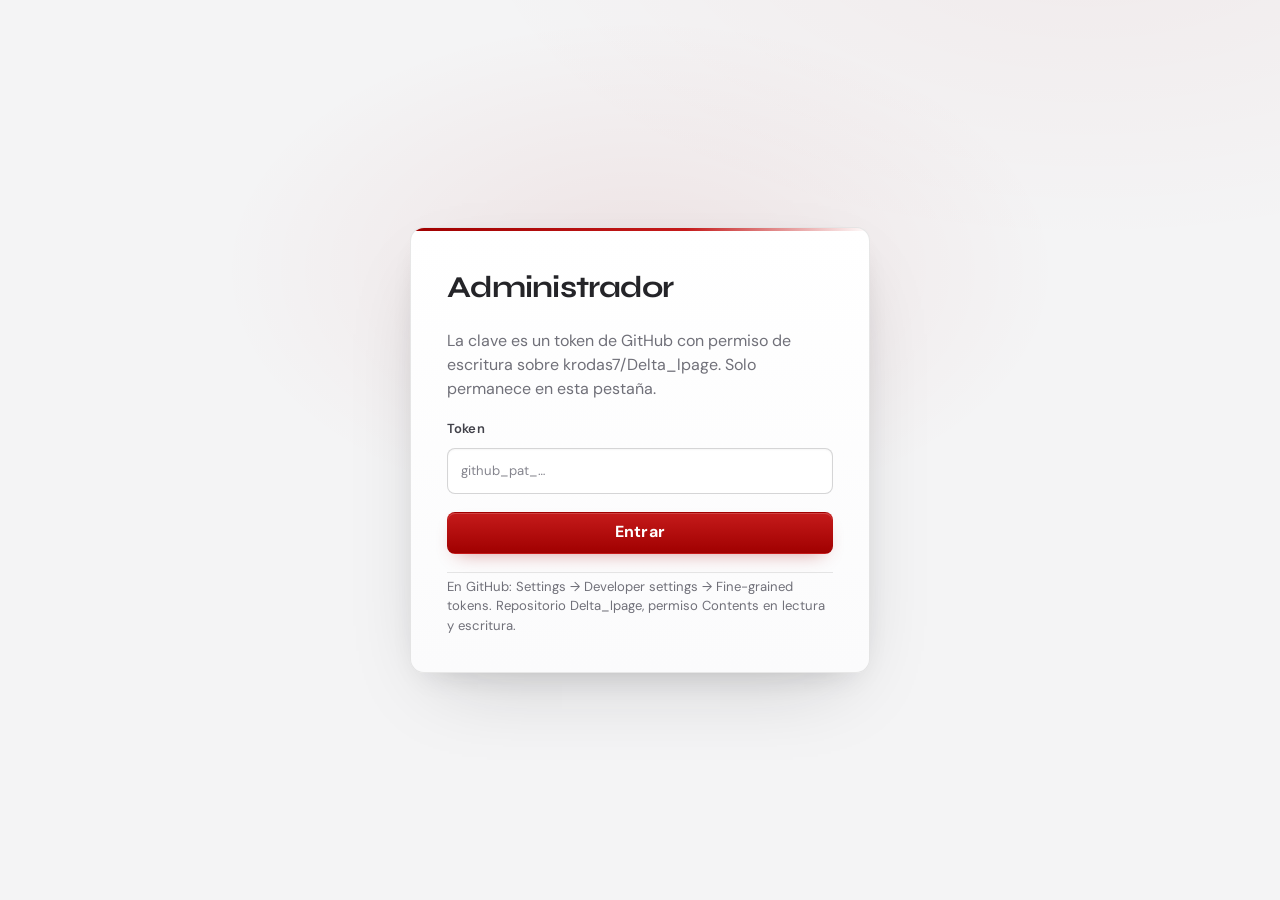
<file: admin/index.html>
<!DOCTYPE html>
<html lang="es">
  <head>
    <meta charset="UTF-8" />
    <meta name="viewport" content="width=device-width, initial-scale=1" />
    <meta name="robots" content="noindex, nofollow" />
    <title>Administrador · Delta</title>
    <link rel="icon" href="../favicon.svg" type="image/svg+xml" />
    <link rel="preconnect" href="https://fonts.googleapis.com" />
    <link rel="preconnect" href="https://fonts.gstatic.com" crossorigin />
    <link
      href="https://fonts.googleapis.com/css2?family=DM+Sans:wght@400;600;700&family=Syne:wght@700;800&display=swap"
      rel="stylesheet"
    />
    <link rel="stylesheet" href="admin.css" />
  </head>
  <body>
    <div id="app"></div>
    <script src="admin.js"></script>
  </body>
</html>
</file>
<file: admin/admin.css>
:root {
  --ink: #f4f4f5;
  --ink-2: #ffffff;
  --panel: #ffffff;
  --card: #fafafa;
  --field: #ffffff;
  --text: #242428;
  --text-2: #42424a;
  --muted: #707079;
  --line: rgba(24, 24, 28, 0.1);
  --line-strong: rgba(24, 24, 28, 0.18);
  --brand: #a00000;
  --brand-hot: #c51b1b;
  --brand-text: #a00000;
  --brand-soft: rgba(160, 0, 0, 0.08);
  --radius: 10px;
  --radius-lg: 14px;
  --shadow: 0 1px 0 rgba(255, 255, 255, 0.9) inset, 0 12px 32px -18px rgba(24, 24, 28, 0.2);
  color-scheme: light;
}
* { box-sizing: border-box; }
html { scrollbar-color: #c8c8ce transparent; scrollbar-width: thin; }
body {
  margin: 0;
  min-height: 100vh;
  font-family: "DM Sans", sans-serif;
  background:
    radial-gradient(900px 480px at 85% -10%, rgba(160, 0, 0, 0.045), transparent 70%),
    var(--ink);
  background-attachment: fixed;
  color: var(--text);
  line-height: 1.55;
  -webkit-font-smoothing: antialiased;
}
::selection { background: rgba(160, 0, 0, 0.2); color: #541010; }
::-webkit-scrollbar { width: 10px; height: 10px; }
::-webkit-scrollbar-thumb { background: #c8c8ce; border-radius: 10px; border: 2px solid var(--ink); }
::-webkit-scrollbar-thumb:hover { background: #a8a8b0; }
button, input, textarea { font: inherit; color: inherit; }
button { cursor: pointer; }
h1, h2, h3, h4 { font-family: Syne, sans-serif; letter-spacing: -0.03em; margin: 0; }
a { color: var(--brand); }

/* ---------- Login ---------- */
.gate {
  min-height: 100vh;
  display: grid;
  place-items: center;
  padding: 24px;
  background:
    radial-gradient(600px 360px at 50% 30%, rgba(160, 0, 0, 0.07), transparent 70%);
}
.gate form, .editor, .topbar, .side, .work, .block, .status {
  border: 1px solid var(--line);
}
.gate form {
  width: min(460px, 100%);
  background: linear-gradient(180deg, #ffffff, #fbfbfc);
  padding: 36px;
  display: grid;
  gap: 18px;
  border-radius: var(--radius-lg);
  box-shadow: var(--shadow), 0 30px 80px -30px rgba(24, 24, 28, 0.22);
  position: relative;
  overflow: hidden;
}
.gate form::before {
  content: "";
  position: absolute;
  inset: 0 0 auto 0;
  height: 3px;
  background: linear-gradient(90deg, var(--brand), var(--brand-hot) 60%, transparent);
}
.gate h1 { font-size: 1.9rem; }
.gate p, .hint { color: var(--muted); line-height: 1.5; margin: 0; }
.gate .hint { font-size: 0.82rem; padding-top: 4px; border-top: 1px solid var(--line); }

/* ---------- Campos ---------- */
.field {
  display: grid;
  gap: 8px;
  font-size: 0.82rem;
  color: var(--text-2);
  font-weight: 600;
  letter-spacing: 0.01em;
}
input, textarea, select {
  width: 100%;
  min-height: 46px;
  background: var(--field);
  border: 1px solid var(--line-strong);
  border-radius: 8px;
  padding: 11px 13px;
  color: var(--text);
  font-weight: 500;
  box-shadow: 0 1px 2px rgba(24, 24, 28, 0.04) inset;
  transition: border-color 0.16s ease, box-shadow 0.16s ease, background 0.16s ease;
}
input::placeholder, textarea::placeholder { color: #85858e; font-weight: 400; }
textarea { min-height: 110px; resize: vertical; line-height: 1.6; }
input:hover, textarea:hover, select:hover { border-color: rgba(24, 24, 28, 0.3); }
input:focus, textarea:focus, select:focus {
  outline: none;
  background: #fff;
  border-color: var(--brand-hot);
  box-shadow: 0 0 0 3px rgba(197, 27, 27, 0.14);
}

/* ---------- Botones ---------- */
.row { display: flex; flex-wrap: wrap; gap: 8px; }
.btn {
  min-height: 42px;
  padding: 0 18px;
  border-radius: 8px;
  border: 1px solid transparent;
  background: linear-gradient(180deg, var(--brand-hot), var(--brand));
  color: #fff;
  font-weight: 700;
  letter-spacing: 0.01em;
  box-shadow: 0 8px 20px -10px rgba(160, 0, 0, 0.45), 0 1px 0 rgba(255, 255, 255, 0.18) inset;
  transition: background 0.16s ease, border-color 0.16s ease, transform 0.16s ease, box-shadow 0.16s ease, opacity 0.16s ease;
}
.btn:hover:not(:disabled) {
  background: linear-gradient(180deg, #d52a2a, var(--brand-hot));
  transform: translateY(-1px);
  box-shadow: 0 12px 26px -10px rgba(160, 0, 0, 0.5), 0 1px 0 rgba(255, 255, 255, 0.2) inset;
}
.btn:active:not(:disabled) { transform: translateY(0); }
.btn.line {
  background: transparent;
  border-color: var(--line-strong);
  color: var(--text);
  box-shadow: none;
}
.btn.line:hover:not(:disabled) {
  background: rgba(24, 24, 28, 0.045);
  border-color: rgba(24, 24, 28, 0.26);
  box-shadow: none;
}
.btn.danger {
  background: transparent;
  border-color: rgba(160, 0, 0, 0.28);
  color: #a00000;
  box-shadow: none;
}
.btn.danger:hover:not(:disabled) {
  background: rgba(160, 0, 0, 0.08);
  border-color: #b94747;
  box-shadow: none;
}
.btn:disabled { opacity: 0.55; cursor: wait; }
.btn:focus-visible, .side button:focus-visible { outline: 2px solid var(--brand-hot); outline-offset: 2px; }
.error { color: #a00000; margin: 0; }
.ok { color: #276738; margin: 0; }

/* ---------- Estructura ---------- */
.shell { min-height: 100vh; display: grid; grid-template-rows: auto 1fr; }
.topbar {
  display: flex;
  justify-content: space-between;
  gap: 12px;
  align-items: center;
  padding: 14px clamp(16px, 3vw, 36px);
  background: rgba(255, 255, 255, 0.94);
  position: sticky;
  top: 0;
  z-index: 3;
  border-width: 0 0 1px;
  backdrop-filter: blur(16px) saturate(140%);
}
.topbar h1 {
  font-size: 1.4rem;
  display: flex;
  align-items: center;
  gap: 10px;
}
.topbar h1::before {
  content: "";
  width: 16px;
  height: 14px;
  background: var(--brand-hot);
  clip-path: polygon(50% 0, 100% 100%, 0 100%);
  filter: drop-shadow(0 0 6px rgba(160, 0, 0, 0.2));
}
.topbar p { margin: 2px 0 0; color: var(--muted); font-size: 0.82rem; }
.topbar .row { flex-wrap: nowrap; align-items: center; }
.topbar .row .btn { min-height: 44px; }
.topbar .row .btn:first-child { padding: 0 24px; }
.topbar .row .btn:last-child { border-color: transparent; color: var(--muted); }
.topbar .row .btn:last-child:hover:not(:disabled) { color: var(--text); }

.layout { display: grid; grid-template-columns: 284px minmax(0, 1fr); min-height: 0; }

/* ---------- Menú lateral ---------- */
.side {
  position: sticky;
  top: 75px;
  align-self: start;
  max-height: calc(100vh - 75px);
  overflow-y: auto;
  background: linear-gradient(180deg, #ffffff, #f8f8f9);
  padding: 24px 14px;
  display: grid;
  align-content: start;
  gap: 6px;
  border-width: 0 1px 0 0;
}
.side-heading { padding: 0 10px 12px; }
.side-heading p {
  margin: 0;
  color: var(--brand-text);
  font-size: 0.7rem;
  font-weight: 700;
  letter-spacing: 0.14em;
  text-transform: uppercase;
}
.side-heading h2 { margin-top: 4px; font-size: 1.15rem; }
.side .row { display: grid; grid-template-columns: 1fr auto auto; align-items: stretch; gap: 4px; }
.side button.nav {
  position: relative;
  width: auto;
  min-width: 0;
  min-height: 42px;
  text-align: left;
  background: transparent;
  border: 1px solid transparent;
  border-radius: 8px;
  color: var(--text-2);
  padding: 10px 12px 10px 14px;
  display: flex;
  justify-content: space-between;
  align-items: center;
  gap: 8px;
  font-size: 0.9rem;
  font-weight: 500;
  transition: background 0.16s ease, color 0.16s ease, border-color 0.16s ease;
}
.side button.nav:hover { background: rgba(24, 24, 28, 0.045); color: var(--text); }
.side button.nav.is-on {
  border-color: rgba(160, 0, 0, 0.25);
  background: linear-gradient(90deg, rgba(160, 0, 0, 0.11), rgba(160, 0, 0, 0.045));
  color: #681010;
  font-weight: 700;
}
.side button.nav.is-on::before {
  content: "";
  position: absolute;
  left: -1px;
  top: 9px;
  bottom: 9px;
  width: 3px;
  border-radius: 0 3px 3px 0;
  background: var(--brand-hot);
  box-shadow: 0 0 10px rgba(160, 0, 0, 0.25);
}
.side button.nav span {
  color: var(--muted);
  background: rgba(24, 24, 28, 0.06);
  border-radius: 20px;
  padding: 1px 8px;
  font-size: 0.68rem;
  font-weight: 600;
  letter-spacing: 0.04em;
  text-transform: uppercase;
}
/* "Sitio y marca" separado de los apartados numerados */
.side > button.nav { width: 100%; margin-bottom: 14px; }
.side > button.nav::after {
  content: "";
  position: absolute;
  left: 8px;
  right: 8px;
  bottom: -9px;
  height: 1px;
  background: var(--line);
}
/* Flechas de reordenar: discretas hasta pasar el cursor */
.side .btn.line {
  min-width: 34px;
  min-height: 42px;
  padding: 0 8px;
  border-radius: 8px;
  border-color: transparent;
  color: var(--muted);
  font-size: 0.95rem;
  opacity: 0.35;
}
.side .row:hover .btn.line,
.side .row:focus-within .btn.line { opacity: 1; border-color: var(--line); }
.side .btn.line:hover:not(:disabled) { color: var(--brand); border-color: var(--line-strong); }
.side .btn.line:disabled { opacity: 0.12 !important; cursor: not-allowed; border-color: transparent !important; }

/* ---------- Área de trabajo ---------- */
.work {
  width: 100%;
  max-width: 1080px;
  padding: clamp(24px, 4vw, 52px) clamp(20px, 4vw, 56px);
  margin: 0;
  display: grid;
  align-content: start;
  gap: 20px;
  border: 0;
}
.work-heading {
  display: flex;
  justify-content: space-between;
  align-items: center;
  gap: 20px;
  padding: 0 0 24px;
  border-bottom: 1px solid var(--line);
}
.work-heading h2 { margin: 4px 0 8px; font-size: clamp(1.9rem, 3.2vw, 2.6rem); line-height: 1.05; }
.work-heading .hint { max-width: 620px; font-size: 0.95rem; }
.work-heading__title { display: grid; gap: 2px; }
.eyebrow { margin: 0; color: var(--brand-text); font-size: 0.7rem; font-weight: 700; letter-spacing: 0.14em; }
.check {
  display: inline-flex;
  align-items: center;
  gap: 10px;
  color: var(--text);
  font-size: 0.86rem;
  font-weight: 600;
}
.check input { width: 18px; height: 18px; min-height: 0; padding: 0; accent-color: var(--brand-hot); box-shadow: none; cursor: pointer; }
.work-heading .check {
  padding: 10px 14px;
  background: #fff;
  border: 1px solid var(--line);
  border-radius: 999px;
  white-space: nowrap;
}

.editor-group {
  display: grid;
  gap: 20px;
  padding: 26px;
  background: linear-gradient(180deg, #ffffff, #fbfbfc);
  border: 1px solid var(--line);
  border-radius: var(--radius-lg);
  box-shadow: var(--shadow);
}
.editor-group__heading { display: grid; gap: 4px; padding-bottom: 4px; }
.editor-group__heading h3 {
  font-size: 1.15rem;
  display: flex;
  align-items: center;
  gap: 10px;
}
.editor-group__heading h3::before {
  content: "";
  width: 4px;
  height: 18px;
  border-radius: 2px;
  background: var(--brand-hot);
}
.editor-group__heading p { margin: 0; color: var(--muted); font-size: 0.86rem; padding-left: 14px; }
.grid { display: grid; grid-template-columns: repeat(2, minmax(0, 1fr)); gap: 18px; }

.block {
  display: grid;
  gap: 16px;
  padding: 18px;
  background: var(--card);
  border-radius: var(--radius);
  border-left: 3px solid rgba(160, 0, 0, 0.4);
  transition: border-color 0.16s ease, background 0.16s ease;
}
.block:hover { background: #fff; border-color: var(--line-strong); border-left-color: var(--brand-hot); }
.block h3, .block h4 { margin: 0; font-size: 0.98rem; color: var(--text); }
.block > .btn { justify-self: start; min-height: 38px; font-size: 0.86rem; }

/* ---------- Mensajes ---------- */
.status {
  position: sticky;
  top: 90px;
  z-index: 2;
  display: flex;
  align-items: center;
  gap: 10px;
  padding: 13px 16px;
  background: #fff;
  border-radius: var(--radius);
  font-size: 0.9rem;
  font-weight: 600;
  box-shadow: 0 14px 30px -14px rgba(24, 24, 28, 0.22);
  animation: pop 0.22s ease;
}
.status::before { font-weight: 800; }
.status.error { border-color: rgba(160, 0, 0, 0.28); color: #781414; background: #fff5f5; }
.status.error::before { content: "✕"; color: #a00000; }
.status.ok { border-color: rgba(39, 103, 56, 0.24); color: #245b32; background: #f2faf3; }
.status.ok::before { content: "✓"; color: #347c45; }
@keyframes pop { from { opacity: 0; transform: translateY(-6px); } to { opacity: 1; transform: none; } }

.danger-zone {
  display: flex;
  justify-content: space-between;
  align-items: center;
  gap: 16px;
  padding: 18px 20px;
  background: rgba(160, 0, 0, 0.035);
  border: 1px dashed rgba(160, 0, 0, 0.22);
  border-radius: var(--radius);
  color: var(--text-2);
  font-size: 0.88rem;
}

/* ---------- Carga de imágenes ---------- */
.grid > .image-field { grid-column: 1 / -1; }
.image-field { gap: 10px; }
.image-field__title {
  font-size: 0.82rem;
  color: var(--text-2);
  font-weight: 600;
  letter-spacing: 0.01em;
}
.image-field__box {
  display: grid;
  grid-template-columns: minmax(180px, 300px) minmax(0, 1fr);
  gap: 20px;
  align-items: center;
  padding: 14px;
  background: var(--field);
  border: 1px dashed var(--line-strong);
  border-radius: var(--radius);
  transition: border-color 0.16s ease, background 0.16s ease;
}
.image-field__box.is-drag {
  border-color: var(--brand-hot);
  border-style: solid;
  background: var(--brand-soft);
}
.image-field__preview {
  position: relative;
  aspect-ratio: 16 / 10;
  display: grid;
  place-items: center;
  padding: 10px;
  overflow: hidden;
  border: 1px solid var(--line);
  border-radius: 8px;
  color: var(--muted);
  font-size: 0.82rem;
  text-align: center;
  background:
    repeating-conic-gradient(#f0f0f2 0% 25%, #ffffff 0% 50%) 50% / 18px 18px;
}
.image-field__preview img {
  position: absolute;
  inset: 0;
  width: 100%;
  height: 100%;
  object-fit: cover;
}
.image-field__preview.is-contain img { object-fit: contain; padding: 12px; }
.image-field__side { display: grid; gap: 10px; min-width: 0; }
.image-field__actions { display: flex; flex-wrap: wrap; gap: 8px; }
.image-field__hint, .image-field__msg { margin: 0; color: var(--muted); font-size: 0.8rem; }
.image-field__msg:empty { display: none; }
.image-field__msg.is-ok { color: #276738; }
.image-field__msg.is-error { color: #a00000; }
.image-field input[type="file"] { display: none; }

@media (max-width: 640px) {
  .image-field__box { grid-template-columns: minmax(0, 1fr); gap: 14px; }
  .image-field__actions .btn { flex: 1; }
}

@media (prefers-reduced-motion: reduce) {
  * { transition: none !important; animation: none !important; }
}

@media (max-width: 1100px) {
  .layout { grid-template-columns: 252px minmax(0, 1fr); }
  .work { margin: 0 auto; }
}

/* Evita que los campos ensanchen la columna y provoquen scroll horizontal */
.work, .editor-group, .block { grid-template-columns: minmax(0, 1fr); }
.work-heading, .work-heading__title { min-width: 0; }

@media (max-width: 800px) {
  /* Barra superior: título arriba, tres botones en una sola fila */
  .topbar {
    position: relative;
    flex-direction: column;
    align-items: stretch;
    gap: 14px;
    padding: 16px;
  }
  .topbar .row { display: grid; grid-template-columns: 1fr 1fr auto; gap: 8px; width: 100%; }
  .topbar .row .btn,
  .topbar .row .btn:first-child,
  .topbar .row .btn:last-child { padding: 0 14px; white-space: nowrap; }
  .topbar .row .btn:last-child { border-color: var(--line); color: var(--text-2); }

  .layout { grid-template-columns: minmax(0, 1fr); }

  /* Menú de apartados: barra horizontal fija con scroll lateral */
  .side {
    position: sticky;
    top: 0;
    z-index: 4;
    max-height: none;
    display: flex;
    flex-direction: row;
    align-items: center;
    gap: 8px;
    padding: 10px 16px;
    overflow-x: auto;
    overflow-y: hidden;
    border-width: 0 0 1px;
    background: rgba(255, 255, 255, 0.96);
    backdrop-filter: blur(16px) saturate(140%);
    scroll-snap-type: x proximity;
    scrollbar-width: none;
    -webkit-overflow-scrolling: touch;
  }
  .side::-webkit-scrollbar { display: none; }
  .side-heading { display: none; }
  .side > button.nav,
  .side .row { flex: none; scroll-snap-align: center; }
  .side > button.nav { width: auto; margin: 0; }
  .side > button.nav::after { display: none; }
  .side .row { display: flex; flex-wrap: nowrap; gap: 4px; }
  .side button.nav {
    min-height: 40px;
    padding: 8px 14px;
    border-color: var(--line);
    border-radius: 999px;
    font-size: 0.86rem;
    white-space: nowrap;
  }
  .side button.nav.is-on {
    border-color: rgba(160, 0, 0, 0.35);
    background: rgba(160, 0, 0, 0.09);
  }
  .side button.nav.is-on::before { display: none; }

  /* Flechas de reordenar: círculos que mueven el apartado a izquierda o derecha */
  .side .btn.line {
    min-width: 40px;
    width: 40px;
    min-height: 40px;
    padding: 0;
    border-radius: 999px;
    border-color: var(--line);
    color: var(--text);
    font-size: 0;
    opacity: 0.95;
  }
  .side .row .btn.line::before { font-size: 1rem; line-height: 1; }
  .side .row .btn.line:nth-child(2)::before { content: "←"; }
  .side .row .btn.line:nth-child(3)::before { content: "→"; }

  .work { padding: 24px 16px 40px; margin: 0 auto; }
  .status { top: 72px; }
}

/* Solo el apartado activo muestra sus flechas (si el navegador soporta :has) */
@supports selector(:has(*)) {
  @media (max-width: 800px) {
    .side .row:not(:has(.nav.is-on)) .btn.line { display: none; }
  }
}

@media (max-width: 520px) {
  .gate form { padding: 26px 22px; }
  .topbar h1 { font-size: 1.25rem; }
  .work-heading { align-items: flex-start; flex-direction: column; gap: 14px; padding-bottom: 20px; }
  .work-heading h2 { font-size: 1.8rem; }
  .editor-group { padding: 18px 16px; gap: 16px; }
  .editor-group__heading p { padding-left: 0; }
  .grid { grid-template-columns: minmax(0, 1fr); gap: 16px; }
  .block { padding: 16px 14px; }
  .block > .btn { justify-self: stretch; }
  .editor-group > .btn { width: 100%; }
  .danger-zone { align-items: stretch; flex-direction: column; }
  .danger-zone .btn { width: 100%; }
}
</file>
